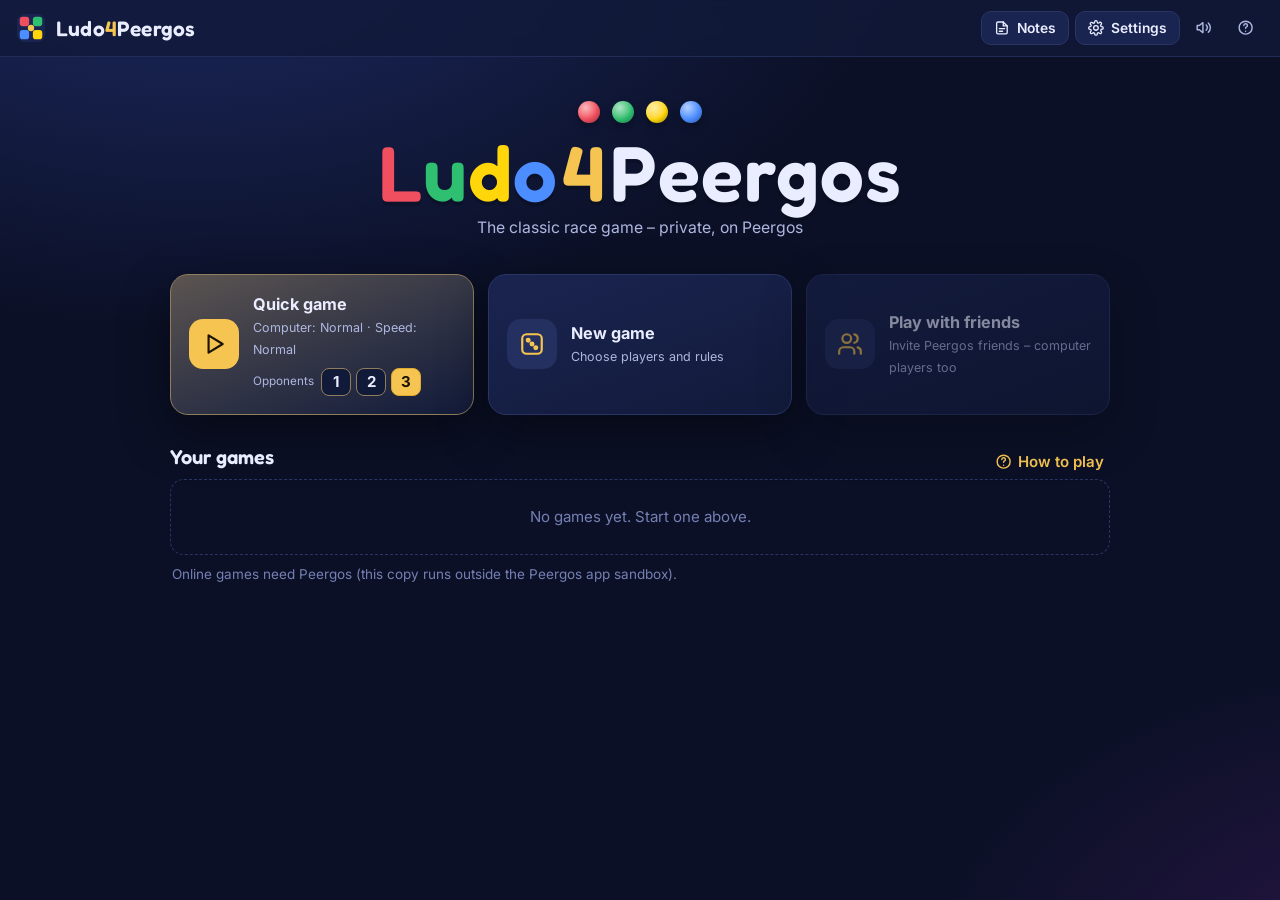
<file: assets/index.html>
<!doctype html>
<html lang="en" data-theme="midnight">
<head>
  <meta charset="utf-8">
  <meta name="color-scheme" content="dark light">
  <meta name="viewport" content="width=device-width, initial-scale=1, viewport-fit=cover">
  <title>Ludo4Peergos</title>
  <link rel="icon" href="icon.png">
  <link rel="stylesheet" href="css/fonts.css">
  <link rel="stylesheet" href="css/app.css">
  <link rel="stylesheet" href="usernotes/usernotes.css">
</head>
<body>
  <div id="app" class="app"><div class="boot">Ludo4Peergos</div></div>
  <script src="js/version.js"></script>
  <script src="js/i18n.js"></script>
  <script src="js/rules.js"></script>
  <script src="js/ai.js"></script>
  <script src="js/protocol.js"></script>
  <script src="js/storage.js"></script>
  <script src="js/net.js"></script>
  <script src="js/sound.js"></script>
  <script src="js/ui.js"></script>
  <script src="js/board.js"></script>
  <script src="usernotes/usernotes-core.js"></script>
  <script src="usernotes/usernotes-ui.js"></script>
  <script src="js/app.js"></script>
</body>
</html>
</file>
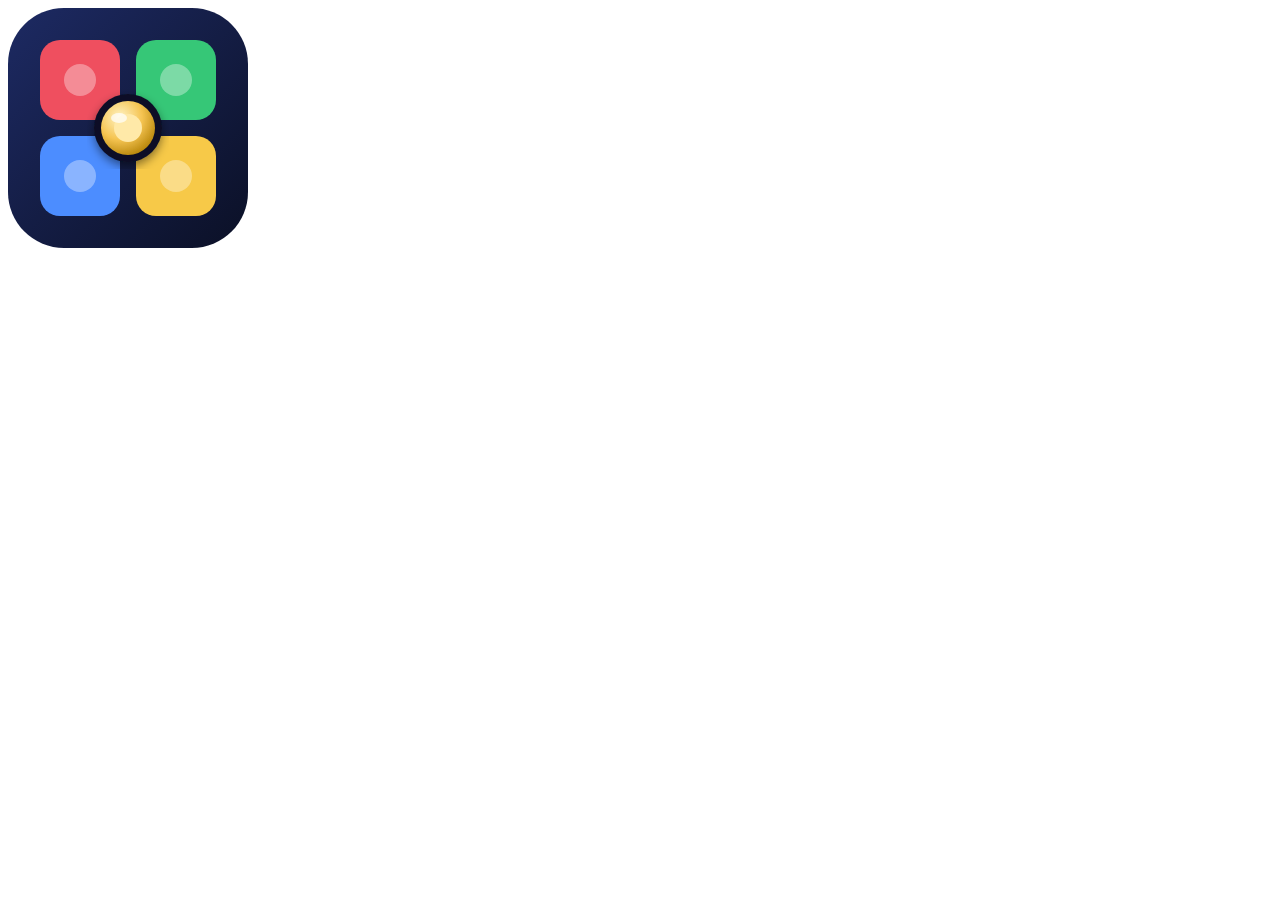
<file: tools/icon.html>
<!doctype html><html><body style="margin:0;background:transparent">
<svg id="i" xmlns="http://www.w3.org/2000/svg" width="256" height="256" viewBox="0 0 256 256">
 <defs>
  <linearGradient id="bg" x1="0" y1="0" x2="1" y2="1"><stop offset="0" stop-color="#1d2a63"/><stop offset="1" stop-color="#0b1026"/></linearGradient>
  <radialGradient id="t" cx="35%" cy="30%" r="75%"><stop offset="0" stop-color="#fff3c4"/><stop offset=".55" stop-color="#f5c451"/><stop offset="1" stop-color="#b8860b"/></radialGradient>
  <filter id="s"><feDropShadow dx="0" dy="4" stdDeviation="5" flood-opacity=".45"/></filter>
 </defs>
 <rect x="8" y="8" width="240" height="240" rx="56" fill="url(#bg)"/>
 <rect x="40" y="40" width="80" height="80" rx="20" fill="#ef4f5f"/>
 <rect x="136" y="40" width="80" height="80" rx="20" fill="#36c777"/>
 <rect x="136" y="136" width="80" height="80" rx="20" fill="#f7c948"/>
 <rect x="40" y="136" width="80" height="80" rx="20" fill="#4c8dff"/>
 <g fill="rgba(255,255,255,.35)"><circle cx="80" cy="80" r="16"/><circle cx="176" cy="80" r="16"/><circle cx="176" cy="176" r="16"/><circle cx="80" cy="176" r="16"/></g>
 <g filter="url(#s)"><circle cx="128" cy="128" r="34" fill="#0b1026"/><circle cx="128" cy="128" r="27" fill="url(#t)"/><circle cx="128" cy="128" r="14" fill="#ffe9a8"/><ellipse cx="119" cy="118" rx="8" ry="5" fill="rgba(255,255,255,.7)"/></g>
</svg></body></html>
</file>
<file: assets/css/fonts.css>
/* Bundled fonts (SIL Open Font License, see fonts/*-OFL.txt). The Peergos sandbox allows only the app's own files. */
@font-face { font-family: 'Inter'; font-style: normal; font-display: swap; font-weight: 400; src: url(../fonts/inter-latin-400-normal.woff2) format('woff2'); unicode-range: U+0000-00FF,U+0131,U+0152-0153,U+02BB-02BC,U+02C6,U+02DA,U+02DC,U+0304,U+0308,U+0329,U+2000-206F,U+20AC,U+2122,U+2191,U+2193,U+2212,U+2215,U+FEFF,U+FFFD; }
@font-face { font-family: 'Inter'; font-style: normal; font-display: swap; font-weight: 400; src: url(../fonts/inter-latin-ext-400-normal.woff2) format('woff2'); unicode-range: U+0100-02BA,U+02BD-02C5,U+02C7-02CC,U+02CE-02D7,U+02DD-02FF,U+0304,U+0308,U+0329,U+1D00-1DBF,U+1E00-1E9F,U+1EF2-1EFF,U+2020,U+20A0-20AB,U+20AD-20C0,U+2113,U+2C60-2C7F,U+A720-A7FF; }
@font-face { font-family: 'Inter'; font-style: normal; font-display: swap; font-weight: 600; src: url(../fonts/inter-latin-600-normal.woff2) format('woff2'); unicode-range: U+0000-00FF,U+0131,U+0152-0153,U+02BB-02BC,U+02C6,U+02DA,U+02DC,U+0304,U+0308,U+0329,U+2000-206F,U+20AC,U+2122,U+2191,U+2193,U+2212,U+2215,U+FEFF,U+FFFD; }
@font-face { font-family: 'Inter'; font-style: normal; font-display: swap; font-weight: 600; src: url(../fonts/inter-latin-ext-600-normal.woff2) format('woff2'); unicode-range: U+0100-02BA,U+02BD-02C5,U+02C7-02CC,U+02CE-02D7,U+02DD-02FF,U+0304,U+0308,U+0329,U+1D00-1DBF,U+1E00-1E9F,U+1EF2-1EFF,U+2020,U+20A0-20AB,U+20AD-20C0,U+2113,U+2C60-2C7F,U+A720-A7FF; }
@font-face { font-family: 'Inter'; font-style: normal; font-display: swap; font-weight: 700; src: url(../fonts/inter-latin-700-normal.woff2) format('woff2'); unicode-range: U+0000-00FF,U+0131,U+0152-0153,U+02BB-02BC,U+02C6,U+02DA,U+02DC,U+0304,U+0308,U+0329,U+2000-206F,U+20AC,U+2122,U+2191,U+2193,U+2212,U+2215,U+FEFF,U+FFFD; }
@font-face { font-family: 'Inter'; font-style: normal; font-display: swap; font-weight: 700; src: url(../fonts/inter-latin-ext-700-normal.woff2) format('woff2'); unicode-range: U+0100-02BA,U+02BD-02C5,U+02C7-02CC,U+02CE-02D7,U+02DD-02FF,U+0304,U+0308,U+0329,U+1D00-1DBF,U+1E00-1E9F,U+1EF2-1EFF,U+2020,U+20A0-20AB,U+20AD-20C0,U+2113,U+2C60-2C7F,U+A720-A7FF; }
@font-face { font-family: 'Fredoka'; font-style: normal; font-display: swap; font-weight: 600; src: url(../fonts/fredoka-latin-600-normal.woff2) format('woff2'); unicode-range: U+0000-00FF,U+0131,U+0152-0153,U+02BB-02BC,U+02C6,U+02DA,U+02DC,U+0304,U+0308,U+0329,U+2000-206F,U+20AC,U+2122,U+2191,U+2193,U+2212,U+2215,U+FEFF,U+FFFD; }
@font-face { font-family: 'Fredoka'; font-style: normal; font-display: swap; font-weight: 600; src: url(../fonts/fredoka-latin-ext-600-normal.woff2) format('woff2'); unicode-range: U+0100-02BA,U+02BD-02C5,U+02C7-02CC,U+02CE-02D7,U+02DD-02FF,U+0304,U+0308,U+0329,U+1D00-1DBF,U+1E00-1E9F,U+1EF2-1EFF,U+2020,U+20A0-20AB,U+20AD-20C0,U+2113,U+2C60-2C7F,U+A720-A7FF; }
</file>
<file: assets/css/app.css>
/* Ludo4Peergos – layout, components and colour themes.
   Theme variables: page (--bg …), panels (--bg2/3/4), text (--fg/2/3), lines, accent (--acc/--acc2/--on-acc),
   board (--board*, --cell*, --yard-inner, --hole, --star) and the four player colours (--pN, --pN-hi, --pN-lo).
   The User notes module reads the same names. */

/* ─────────────── themes ─────────────── */
:root, [data-theme="midnight"] {
  --bg: #0b1026; --bg-img: radial-gradient(1200px 700px at 15% -10%, #1d2a63 0%, transparent 60%), radial-gradient(900px 600px at 110% 110%, #2a1647 0%, transparent 55%);
  --bg2: #121a3a; --bg3: #1a2450; --bg4: #24305f; --line: #2a3566; --row-line: #1e2850;
  --fg: #e9edff; --fg2: #aeb7e0; --fg3: #7480b3;
  --acc: #f5c451; --acc2: #e0a92b; --on-acc: #1b1405; --sel-bg: #1f2b5c;
  --ok: #4fd18b; --bad: #ff6b6b; --warn: #ffc857;
  --board-frame: #2a1f10; --board: #f4ecdc; --cell: #fffaf0; --cell-line: #d9cdb4; --yard-inner: #fffaf0; --hole: #efe5d1; --star: #c9b98f; --center-dot: #fffaf0;
  --shadow: 0 18px 50px rgba(0,0,0,.45);
  --p0: #ef4f5f; --p0-hi: #ff8a95; --p0-lo: #a8202f;
  --p1: #2fbf71; --p1-hi: #7ff0ae; --p1-lo: #167a43;
  --p2: #ffd60a; --p2-hi: #fff3a3; --p2-lo: #e8a800;
  --p3: #4c8dff; --p3-hi: #8db6ff; --p3-lo: #1f4fb0;
  color-scheme: dark;
}
[data-theme="obsidian"] {
  --bg: #07080a; --bg-img: radial-gradient(900px 600px at 80% -10%, #10303a 0%, transparent 60%), radial-gradient(800px 600px at -10% 110%, #2a0f22 0%, transparent 55%);
  --bg2: #101216; --bg3: #171a20; --bg4: #20242c; --line: #262b35; --row-line: #1b1f26;
  --fg: #eef2f6; --fg2: #a7b0bd; --fg3: #6c7584;
  --acc: #38e1ff; --acc2: #12b5d6; --on-acc: #001018; --sel-bg: #0f2a33;
  --board-frame: #000; --board: #15181e; --cell: #1f242c; --cell-line: #2c323d; --yard-inner: #12151a; --hole: #1d2129; --star: #3d4552; --center-dot: #0b0d10;
  --p0: #ff4d6d; --p0-hi: #ff8fa3; --p0-lo: #b3133a;
  --p1: #20d68f; --p1-hi: #8bffd0; --p1-lo: #0d8a5a;
  --p2: #ffe11a; --p2-hi: #fff59a; --p2-lo: #e6b800;
  --p3: #4d7cff; --p3-hi: #94afff; --p3-lo: #1f3fb3;
}
[data-theme="aurora"] {
  --bg: #071820; --bg-img: radial-gradient(1000px 600px at 10% -10%, #0f4a4a 0%, transparent 60%), radial-gradient(900px 700px at 100% 0%, #2d1b5a 0%, transparent 55%), radial-gradient(700px 500px at 50% 120%, #0d3b2d 0%, transparent 60%);
  --bg2: #0d2230; --bg3: #123040; --bg4: #19404f; --line: #1e4252; --row-line: #15323f;
  --fg: #e6fbff; --fg2: #9fd3d6; --fg3: #6a9ca3;
  --acc: #6ff2c4; --acc2: #34c99a; --on-acc: #03241a; --sel-bg: #123c44;
  --board-frame: #061017; --board: #0f2a35; --cell: #e9f7f4; --cell-line: #b9d8d3; --yard-inner: #e9f7f4; --hole: #d2ece7; --star: #8fc7bd; --center-dot: #e9f7f4;
  --p0: #ff6b8b; --p0-hi: #ffa3b8; --p0-lo: #c02c52;
  --p1: #3fd98a; --p1-hi: #a5f7cb; --p1-lo: #1d9a5d;
  --p2: #ffe14d; --p2-hi: #fff4b0; --p2-lo: #e8b31a;
  --p3: #6aa8ff; --p3-hi: #a9ccff; --p3-lo: #2d64c4;
}
[data-theme="ember"] {
  --bg: #120c09; --bg-img: radial-gradient(1000px 600px at 90% -20%, #4a1d0a 0%, transparent 60%), radial-gradient(800px 600px at -10% 120%, #3a1410 0%, transparent 55%);
  --bg2: #1c1410; --bg3: #261b15; --bg4: #33241c; --line: #3b2a20; --row-line: #2a1e17;
  --fg: #fbeee4; --fg2: #d2b4a0; --fg3: #9a7c68;
  --acc: #ff9a3c; --acc2: #e4741a; --on-acc: #2a1200; --sel-bg: #3a2414;
  --board-frame: #0d0705; --board: #2b1d15; --cell: #f6e7d6; --cell-line: #d8bea3; --yard-inner: #f6e7d6; --hole: #ead2b8; --star: #c79c74; --center-dot: #f6e7d6;
  --p0: #e8473c; --p0-hi: #ff8a7f; --p0-lo: #9c1f17;
  --p1: #5fb84a; --p1-hi: #a8e08f; --p1-lo: #3a7f23;
  --p2: #ffd21f; --p2-hi: #ffeea0; --p2-lo: #e0a400;
  --p3: #4f8fd6; --p3-hi: #91bcf0; --p3-lo: #23599a;
}
[data-theme="forest"] {
  --bg: #0b130e; --bg-img: radial-gradient(1000px 600px at 0% -10%, #1f3d22 0%, transparent 60%), radial-gradient(800px 600px at 110% 110%, #2d3510 0%, transparent 55%);
  --bg2: #121d16; --bg3: #19281e; --bg4: #213428; --line: #27392c; --row-line: #1a2a1f;
  --fg: #eaf5e8; --fg2: #b1c9ae; --fg3: #7a937a;
  --acc: #c6e86b; --acc2: #9fc93f; --on-acc: #152000; --sel-bg: #22361f;
  --board-frame: #08100a; --board: #1c2d20; --cell: #f2f0dc; --cell-line: #cfccab; --yard-inner: #f2f0dc; --hole: #e2dfc0; --star: #a9a676; --center-dot: #f2f0dc;
  --p0: #e5544b; --p0-hi: #ff9189; --p0-lo: #a1241c;
  --p1: #3fbf74; --p1-hi: #93ecb1; --p1-lo: #217a44;
  --p2: #ffd83d; --p2-hi: #fff1a8; --p2-lo: #e3ac10;
  --p3: #4c9ad8; --p3-hi: #91c6f0; --p3-lo: #1f5f99;
}
[data-theme="ocean"] {
  --bg: #04121f; --bg-img: radial-gradient(1100px 650px at 50% -20%, #0b3a63 0%, transparent 60%), radial-gradient(900px 600px at 100% 120%, #062f4a 0%, transparent 55%);
  --bg2: #0a1d2e; --bg3: #0f2a40; --bg4: #163854; --line: #19405f; --row-line: #112e45;
  --fg: #e5f4ff; --fg2: #9cc3df; --fg3: #6589a6;
  --acc: #4fd1e8; --acc2: #22a9c4; --on-acc: #001a22; --sel-bg: #0f3550;
  --board-frame: #020a12; --board: #0d2c45; --cell: #eaf6fb; --cell-line: #b7d6e4; --yard-inner: #eaf6fb; --hole: #d3e9f2; --star: #8bb8cc; --center-dot: #eaf6fb;
  --p0: #ff6670; --p0-hi: #ffa3a9; --p0-lo: #c22c37;
  --p1: #2fcf98; --p1-hi: #8ef0cf; --p1-lo: #138a64;
  --p2: #ffdc3b; --p2-hi: #fff2a6; --p2-lo: #e8b014;
  --p3: #3d8bff; --p3-hi: #8ab9ff; --p3-lo: #1650b8;
}
[data-theme="velvet"] {
  --bg: #12091a; --bg-img: radial-gradient(1000px 600px at 100% -10%, #4a1645 0%, transparent 60%), radial-gradient(900px 650px at -10% 110%, #24145a 0%, transparent 55%);
  --bg2: #1b1024; --bg3: #251731; --bg4: #301e3f; --line: #3a2549; --row-line: #2a1a36;
  --fg: #f8eaff; --fg2: #cfb2de; --fg3: #9478a6;
  --acc: #ff7ac6; --acc2: #e24fa6; --on-acc: #2a0019; --sel-bg: #3a1c45;
  --board-frame: #0b050f; --board: #2a1636; --cell: #fbf0f7; --cell-line: #ddc4d6; --yard-inner: #fbf0f7; --hole: #f0dbe9; --star: #c9a2bd; --center-dot: #fbf0f7;
  --p0: #ff5470; --p0-hi: #ff98aa; --p0-lo: #b81d3b;
  --p1: #45cc84; --p1-hi: #98eebe; --p1-lo: #1d8a51;
  --p2: #ffdd3c; --p2-hi: #fff1a8; --p2-lo: #e6b012;
  --p3: #7b8cff; --p3-hi: #b4beff; --p3-lo: #3c4cc4;
}
[data-theme="nord"] {
  --bg: #242933; --bg-img: radial-gradient(1000px 600px at 20% -20%, #3b4252 0%, transparent 60%);
  --bg2: #2e3440; --bg3: #3b4252; --bg4: #434c5e; --line: #4c566a; --row-line: #3b4252;
  --fg: #eceff4; --fg2: #d8dee9; --fg3: #9aa5b8;
  --acc: #88c0d0; --acc2: #5e81ac; --on-acc: #1d2330; --sel-bg: #3b4a5e;
  --board-frame: #1d2129; --board: #3b4252; --cell: #eceff4; --cell-line: #c9d0dc; --yard-inner: #eceff4; --hole: #dde2ea; --star: #a3adbf; --center-dot: #eceff4;
  --p0: #bf616a; --p0-hi: #e09aa1; --p0-lo: #8a3a42;
  --p1: #7fb87a; --p1-hi: #b6dcae; --p1-lo: #4f8a4a;
  --p2: #f5d36b; --p2-hi: #fbe9b0; --p2-lo: #d9ad3a;
  --p3: #81a1c1; --p3-hi: #b4c8dc; --p3-lo: #4f6f8f;
}
[data-theme="graphite"] {
  --bg: #121315; --bg-img: radial-gradient(1000px 600px at 50% -20%, #26282d 0%, transparent 60%);
  --bg2: #1a1b1e; --bg3: #222428; --bg4: #2b2e33; --line: #33363c; --row-line: #26282d;
  --fg: #ececee; --fg2: #b4b6bc; --fg3: #7c7f87;
  --acc: #8ab4ff; --acc2: #5a8ee0; --on-acc: #0a1630; --sel-bg: #263247;
  --board-frame: #0a0a0b; --board: #26282c; --cell: #f2f2f0; --cell-line: #cfcfcb; --yard-inner: #f2f2f0; --hole: #e2e2de; --star: #a9a9a3; --center-dot: #f2f2f0;
  --p0: #e05a5a; --p0-hi: #f39a9a; --p0-lo: #9c2b2b;
  --p1: #47b36f; --p1-hi: #96dcae; --p1-lo: #2c7a48;
  --p2: #ffd43b; --p2-hi: #fff0a8; --p2-lo: #e0a812;
  --p3: #5a8ee0; --p3-hi: #9bbcf0; --p3-lo: #2c5aa6;
}
[data-theme="neon"] {
  --bg: #07030f; --bg-img: radial-gradient(900px 600px at 0% 0%, #3a0a52 0%, transparent 60%), radial-gradient(900px 600px at 100% 100%, #062a4a 0%, transparent 60%);
  --bg2: #110a1f; --bg3: #19102c; --bg4: #22163b; --line: #3a1f5c; --row-line: #24153a;
  --fg: #f6eaff; --fg2: #c7a8e8; --fg3: #8a6fae;
  --acc: #ff2bd6; --acc2: #d10fb0; --on-acc: #fff; --sel-bg: #2e1047;
  --board-frame: #000; --board: #0e0819; --cell: #170f28; --cell-line: #3a2560; --yard-inner: #0c0716; --hole: #1a1030; --star: #5d3f8a; --center-dot: #07030f;
  --p0: #ff3864; --p0-hi: #ff8fa8; --p0-lo: #b0002c;
  --p1: #00e09a; --p1-hi: #8fffd6; --p1-lo: #00a067;
  --p2: #ffe500; --p2-hi: #fff58a; --p2-lo: #f0b800;
  --p3: #00c2ff; --p3-hi: #8fe3ff; --p3-lo: #0079a8;
}
[data-theme="classic"] {
  --bg: #efe6d4; --bg-img: radial-gradient(1000px 600px at 20% -20%, #fff7e6 0%, transparent 60%), radial-gradient(800px 600px at 110% 110%, #e2d3b5 0%, transparent 55%);
  --bg2: #fbf6ec; --bg3: #f1e8d6; --bg4: #e6dac2; --line: #d7c8aa; --row-line: #eadfca;
  --fg: #2a2116; --fg2: #5e5141; --fg3: #8d7f6a;
  --acc: #b5282f; --acc2: #9a1f25; --on-acc: #fff; --sel-bg: #f2dccf;
  --board-frame: #5b3a1e; --board: #fffaf0; --cell: #ffffff; --cell-line: #d8ccb2; --yard-inner: #ffffff; --hole: #f3ece0; --star: #b9a885; --center-dot: #fff;
  --shadow: 0 14px 40px rgba(60,40,10,.22);
  --p0: #d62f3a; --p0-hi: #ff7680; --p0-lo: #8f121b;
  --p1: #1a9a4c; --p1-hi: #64d48f; --p1-lo: #0d5c2c;
  --p2: #ffcc00; --p2-hi: #ffe680; --p2-lo: #e09e00;
  --p3: #1f6fd1; --p3-hi: #6fa7f0; --p3-lo: #0d3f85;
  color-scheme: light;
}
[data-theme="sand"] {
  --bg: #ece2cf; --bg-img: radial-gradient(1000px 600px at 80% -20%, #f8efdc 0%, transparent 60%);
  --bg2: #f7f0e2; --bg3: #ede3d0; --bg4: #e1d4bc; --line: #d3c3a5; --row-line: #e6dbc6;
  --fg: #33281b; --fg2: #66553f; --fg3: #958168;
  --acc: #8a5a2b; --acc2: #6f4620; --on-acc: #fff; --sel-bg: #ecd9bf;
  --board-frame: #6b4a2a; --board: #f8f1e3; --cell: #fffdf8; --cell-line: #dccbad; --yard-inner: #fffdf8; --hole: #f1e7d5; --star: #bba57f; --center-dot: #fffdf8;
  --shadow: 0 14px 40px rgba(70,50,20,.22);
  --p0: #c8473f; --p0-hi: #f08880; --p0-lo: #85211b;
  --p1: #3f9655; --p1-hi: #8fcb9b; --p1-lo: #2c6339;
  --p2: #f5c400; --p2-hi: #ffe27a; --p2-lo: #c99200;
  --p3: #3f78b5; --p3-hi: #85afe0; --p3-lo: #1f4a7a;
  color-scheme: light;
}

/* ─────────────── base ─────────────── */
* { box-sizing: border-box; }
html, body { margin: 0; height: 100%; }
body {
  background: var(--bg); background-image: var(--bg-img); background-attachment: fixed;
  color: var(--fg); font: 15px/1.45 Inter, system-ui, -apple-system, 'Segoe UI', Roboto, sans-serif;
  -webkit-font-smoothing: antialiased; overflow: hidden;
}
button { font: inherit; color: inherit; }
.boot { display: grid; place-items: center; height: 100vh; font: 600 28px Fredoka, Inter, sans-serif; color: var(--fg3); }
.app { display: flex; flex-direction: column; height: 100vh; }
.ico { width: 1.15em; height: 1.15em; fill: none; stroke: currentColor; stroke-width: 2; stroke-linecap: round; stroke-linejoin: round; flex: none; }
.muted { color: var(--fg3); } .small { font-size: .88em; } .pad { padding: 10px 14px; }
.hint { color: var(--fg3); font-size: .9em; margin: 10px 2px 0; }
.hint.center { text-align: center; }
[hidden] { display: none !important; }
:focus-visible { outline: 2px solid var(--acc); outline-offset: 2px; }

/* ─────────────── top bar ─────────────── */
.topbar { display: flex; align-items: center; gap: 14px; padding: 10px 16px; border-bottom: 1px solid color-mix(in srgb, var(--line) 70%, transparent); background: color-mix(in srgb, var(--bg2) 82%, transparent); backdrop-filter: blur(10px); z-index: 5; }
.brand { display: flex; align-items: center; gap: 10px; cursor: pointer; user-select: none; }
.brand-mark svg { width: 30px; height: 30px; display: block; }
.brand-name { font: 600 21px/1 Fredoka, Inter, sans-serif; letter-spacing: .2px; }
.brand-name b { color: var(--acc); font-weight: 600; }
.brand-name.big { font-size: 34px; }
.top-title { flex: 1; min-width: 0; text-align: center; color: var(--fg2); font-weight: 600; white-space: nowrap; overflow: hidden; text-overflow: ellipsis; }
.top-actions { display: flex; align-items: center; gap: 6px; }
.framed-btn { display: inline-flex; align-items: center; gap: 7px; padding: 6px 12px; border: 1px solid var(--line); border-radius: 10px; background: var(--bg3); cursor: pointer; font-weight: 600; font-size: .92em; transition: border-color .15s, background .15s; }
.framed-btn:hover { border-color: var(--acc); background: var(--bg4); }
.icon-btn { display: inline-grid; place-items: center; width: 36px; height: 36px; border: 1px solid transparent; border-radius: 10px; background: transparent; cursor: pointer; color: var(--fg2); transition: background .15s, color .15s; }
.icon-btn:hover { background: var(--bg3); color: var(--fg); border-color: var(--line); }
.icon-btn.small { width: 30px; height: 30px; border-radius: 8px; }
.link-btn { display: inline-flex; align-items: center; gap: 6px; background: none; border: 0; color: var(--acc); cursor: pointer; font-weight: 600; }

/* ─────────────── buttons, inputs ─────────────── */
.btn { display: inline-flex; align-items: center; justify-content: center; gap: 8px; padding: 9px 16px; border-radius: 11px; border: 1px solid var(--line); background: var(--bg3); cursor: pointer; font-weight: 600; transition: transform .08s, background .15s, border-color .15s; }
.btn:hover { border-color: var(--acc); background: var(--bg4); }
.btn:active { transform: translateY(1px); }
.btn.primary { background: linear-gradient(180deg, color-mix(in srgb, var(--acc) 92%, #fff), var(--acc2)); border-color: var(--acc2); color: var(--on-acc); box-shadow: 0 6px 18px color-mix(in srgb, var(--acc) 30%, transparent); }
.btn.primary:hover { filter: brightness(1.06); }
.btn.danger, .btn.primary.danger { background: color-mix(in srgb, var(--bad) 85%, #000); border-color: var(--bad); color: #fff; box-shadow: none; }
.btn.ghost { background: transparent; }
.btn.small { padding: 6px 11px; font-size: .9em; border-radius: 9px; }
.btn.big { padding: 12px 20px; font-size: 1.04em; }
.btn:disabled { opacity: .45; cursor: not-allowed; }
.text-in { background: var(--bg); border: 1px solid var(--line); color: var(--fg); border-radius: 9px; padding: 7px 10px; font: inherit; outline: none; min-width: 0; }
.text-in:focus { border-color: var(--acc); }
.seg { display: inline-flex; flex-wrap: wrap; border: 1px solid var(--line); border-radius: 11px; overflow: hidden; background: var(--bg); }
.seg-btn { display: inline-flex; align-items: center; gap: 6px; border: 0; background: transparent; padding: 7px 12px; cursor: pointer; color: var(--fg2); font-weight: 600; font-size: .9em; border-right: 1px solid var(--line); }
.seg-btn:last-child { border-right: 0; }
.seg-btn:hover { background: var(--bg3); color: var(--fg); }
.seg-btn.on { background: var(--acc); color: var(--on-acc); }
.seg.small .seg-btn { padding: 5px 10px; font-size: .85em; }
.switch { position: relative; width: 42px; height: 24px; flex: none; display: inline-block; }
.switch input { opacity: 0; width: 0; height: 0; position: absolute; }
.switch .slider { position: absolute; inset: 0; border-radius: 99px; background: var(--bg4); border: 1px solid var(--line); transition: background .15s; cursor: pointer; }
.switch .slider::after { content: ''; position: absolute; top: 2px; left: 2px; width: 18px; height: 18px; border-radius: 50%; background: var(--fg2); transition: transform .18s, background .15s; }
.switch input:checked + .slider { background: var(--acc); border-color: var(--acc2); }
.switch input:checked + .slider::after { transform: translateX(18px); background: var(--on-acc); }
.switch input:focus-visible + .slider { outline: 2px solid var(--acc); outline-offset: 2px; }
.range { width: 100%; accent-color: var(--acc); }
.chip { display: inline-block; width: 16px; height: 16px; border-radius: 50%; box-shadow: inset 0 -2px 0 rgba(0,0,0,.25), 0 0 0 2px color-mix(in srgb, var(--fg) 12%, transparent); vertical-align: middle; }
.chip.sm { width: 13px; height: 13px; }
.badge { display: inline-flex; align-items: center; gap: 3px; font-size: .72em; font-weight: 700; text-transform: uppercase; letter-spacing: .4px; padding: 1px 6px; border-radius: 6px; background: var(--bg4); color: var(--fg2); margin-left: 6px; vertical-align: middle; }
.badge .ico { width: 12px; height: 12px; }
.badge.warn { background: color-mix(in srgb, var(--warn) 22%, transparent); color: var(--warn); }

/* ─────────────── screens ─────────────── */
.screen { flex: 1; min-height: 0; overflow: auto; }
.home-inner { max-width: 980px; margin: 0 auto; padding: 26px 20px 40px; }
.hero { text-align: center; padding: 18px 0 8px; position: relative; }
.hero-title { font: 600 clamp(44px, 8vw, 78px)/1 Fredoka, Inter, sans-serif; margin: 6px 0 6px; letter-spacing: 1px; text-shadow: 0 4px 0 rgba(0,0,0,.18); }
.hero-title span { display: inline-block; animation: bob 3.2s ease-in-out infinite; }
.hero-title span:nth-child(2) { animation-delay: .15s; } .hero-title span:nth-child(3) { animation-delay: .3s; } .hero-title span:nth-child(4) { animation-delay: .45s; }
.hero-4 { color: var(--acc); margin: 0 4px; animation: none !important; }
.hero-sub { color: var(--fg2); margin: 0; font-size: 1.05em; }
.hero-tokens { display: flex; justify-content: center; gap: 12px; height: 26px; }
.hero-tok { width: 22px; height: 22px; border-radius: 50%; background: radial-gradient(circle at 35% 30%, color-mix(in srgb, var(--c) 40%, #fff), var(--c) 55%, color-mix(in srgb, var(--c) 60%, #000)); box-shadow: 0 4px 8px rgba(0,0,0,.3); animation: hop 1.8s ease-in-out infinite; animation-delay: var(--d); }
@keyframes hop { 0%, 60%, 100% { transform: translateY(0); } 30% { transform: translateY(-8px); } }
@keyframes bob { 0%, 100% { transform: translateY(0); } 50% { transform: translateY(-3px); } }
[data-anim="instant"] .hero-title span, [data-anim="instant"] .hero-tok { animation: none; }
.actions { display: grid; grid-template-columns: repeat(3, 1fr); gap: 14px; margin: 26px 0 30px; }
.action-card { display: flex; align-items: center; gap: 14px; text-align: left; padding: 18px; border-radius: 18px; border: 1px solid var(--line); background: linear-gradient(160deg, var(--bg3), var(--bg2)); cursor: pointer; box-shadow: var(--shadow); transition: transform .15s, border-color .15s; }
.action-card:hover { transform: translateY(-2px); border-color: var(--acc); }
.action-card.primary { background: linear-gradient(160deg, color-mix(in srgb, var(--acc) 30%, var(--bg3)), var(--bg2)); border-color: color-mix(in srgb, var(--acc) 50%, var(--line)); }
.action-card.disabled { opacity: .55; }
.ac-icon { display: grid; place-items: center; width: 50px; height: 50px; border-radius: 14px; background: var(--acc); color: var(--on-acc); flex: none; }
.ac-icon .ico { width: 26px; height: 26px; }
.action-card:not(.primary) .ac-icon { background: var(--bg4); color: var(--acc); }
.ac-text b { display: block; font-size: 1.08em; }
.ac-text small { color: var(--fg2); }
.section-head { display: flex; align-items: center; justify-content: space-between; }
.section-head h2 { font: 600 20px Fredoka, Inter, sans-serif; margin: 0 0 10px; }
.games-list { display: grid; gap: 8px; }
.game-card { display: flex; align-items: center; gap: 12px; padding: 12px 14px; border-radius: 14px; background: var(--bg2); border: 1px solid var(--line); cursor: pointer; transition: border-color .15s, background .15s; }
.game-card:hover { border-color: var(--acc); background: var(--bg3); }
.gc-kind { display: grid; place-items: center; width: 36px; height: 36px; border-radius: 10px; background: var(--bg4); color: var(--fg2); flex: none; }
.game-card.online .gc-kind { color: var(--acc); }
.gc-main { flex: 1; min-width: 0; }
.gc-main b { display: block; white-space: nowrap; overflow: hidden; text-overflow: ellipsis; }
.gc-main small { color: var(--fg2); display: inline-flex; align-items: center; gap: 4px; flex-wrap: wrap; }
.dots { display: inline-flex; gap: 3px; margin-right: 4px; }
.dot { width: 10px; height: 10px; border-radius: 50%; display: inline-block; }
.gc-title { display: flex; align-items: baseline; gap: 10px; flex-wrap: wrap; }
.gc-title small { color: var(--fg2); }
.sum { display: grid; gap: 4px; margin-top: 4px; font-size: .84em; }
.sum-players { display: flex; flex-wrap: wrap; gap: 4px 12px; }
.sum-p { display: inline-flex; align-items: center; gap: 5px; color: var(--fg); }
.sum-p.me { font-weight: 700; }
.sum-w { color: var(--acc); font-weight: 700; margin-left: 2px; }
.sum-meta { display: flex; flex-wrap: wrap; gap: 4px; color: var(--fg2); }
.sum-meta span { background: var(--bg3); border: 1px solid var(--line); border-radius: 6px; padding: 0 6px; white-space: nowrap; }
.sum.compact { font-size: .82em; }
.quick-pick { display: flex; align-items: center; gap: 5px; margin-top: 8px; }
.qp-label { font-size: .78em; color: var(--fg2); margin-right: 2px; }
.qp-btn { width: 30px; height: 28px; border-radius: 8px; border: 1px solid color-mix(in srgb, var(--acc) 50%, var(--line)); background: var(--bg2); font-weight: 700; cursor: pointer; }
.qp-btn:hover { border-color: var(--acc); }
.qp-btn.on { background: var(--acc); color: var(--on-acc); border-color: var(--acc2); }
.lock-note { display: flex; gap: 8px; align-items: flex-start; font-size: .86em; color: var(--warn); margin: 8px 0 0; }
.lock-note .ico { margin-top: 2px; }
.sub-head { margin: 0; font-size: .95em; }
.seg.ro .seg-btn:not(.on) { opacity: .45; }
.seg-btn:disabled { cursor: not-allowed; }
.rules.read-only .switch .slider { cursor: not-allowed; opacity: .7; }
.toggle-row.disabled { opacity: .6; cursor: not-allowed; }
.toggle-row small { display: block; color: var(--fg3); font-size: .85em; margin-top: 2px; max-width: 520px; }
.first-row .gap { width: 16px; }
.rules-details summary small { font-weight: 400; }
.empty { padding: 26px; text-align: center; color: var(--fg3); border: 1px dashed var(--line); border-radius: 14px; }

/* ─────────────── game ─────────────── */
.screen.game { overflow: hidden; }
.game-layout { display: grid; grid-template-columns: 320px minmax(0, 1fr) 300px; grid-template-areas: "left board chat"; gap: 16px; height: 100%; padding: 14px; }
.game-layout.no-chat { grid-template-columns: 320px minmax(0, 1fr); grid-template-areas: "left board"; }
.side-left { grid-area: left; }
.side-right { grid-area: chat; }
.board-wrap { grid-area: board; min-width: 0; min-height: 0; display: grid; place-items: center; container-type: size; position: relative; }
.board { width: min(100cqw, 100cqh); aspect-ratio: 1; filter: drop-shadow(0 18px 30px rgba(0,0,0,.35)); }
.board-svg { width: 100%; height: 100%; display: block; overflow: visible; }
.b-frame { fill: var(--board-frame); }
.b-base { fill: var(--board); }
.b-yard { filter: url(#soft); }
.b-yard-glow { fill: none; stroke-width: 2.4; opacity: 0; }
.b-yard-glow.on { animation: yardglow 1.3s ease-in-out infinite; }
@keyframes yardglow { 0%, 100% { opacity: .95; stroke-width: 2.6; } 50% { opacity: .35; stroke-width: 1.2; } }
.turn-banner { position: absolute; left: 50%; top: 50%; transform: translate(-50%, -50%) scale(.8); display: flex; align-items: center; gap: 12px; padding: 12px 22px 12px 14px; border-radius: 99px; background: color-mix(in srgb, var(--bg2) 88%, transparent); border: 2px solid var(--c); box-shadow: 0 12px 40px rgba(0,0,0,.45), 0 0 0 6px color-mix(in srgb, var(--c) 25%, transparent); font: 600 clamp(18px, 2.6vw, 28px)/1.1 Fredoka, Inter, sans-serif; color: var(--fg); opacity: 0; pointer-events: none; transition: opacity .2s, transform .25s cubic-bezier(.3,1.6,.5,1); z-index: 4; white-space: nowrap; }
.turn-banner.show { opacity: 1; transform: translate(-50%, -50%) scale(1); }
.tb-token { width: 30px; height: 30px; border-radius: 50%; background: radial-gradient(circle at 35% 30%, color-mix(in srgb, var(--c) 45%, #fff), var(--c) 55%, color-mix(in srgb, var(--c) 55%, #000)); box-shadow: 0 3px 8px rgba(0,0,0,.35); flex: none; }
.b-yard-inner { fill: var(--yard-inner); }
.b-hole { fill: var(--hole); stroke-width: 1.2; stroke-opacity: .55; }
.b-cell { fill: var(--cell); stroke: var(--cell-line); stroke-width: .35; }
.b-start { stroke: none; }
.b-homecol { stroke: none; opacity: .92; }
.b-star { fill: var(--star); }
.b-arrow { fill: rgba(255,255,255,.85); }
.b-center { stroke: var(--board); stroke-width: .6; }
.b-center-dot { fill: var(--center-dot); }
.b-center-star { fill: var(--acc); }
.trail-dot { opacity: .55; }
.tok { cursor: default; transition: filter .15s; }
.tok-shadow { fill: rgba(0,0,0,.35); }
.tok-base { stroke-width: .5; }
.tok-shine { fill: rgba(255,255,255,.55); }
.tok-ring { fill: none; stroke: var(--acc); stroke-width: .9; opacity: 0; }
.tok-num { font: 700 3.4px Inter, sans-serif; text-anchor: middle; fill: rgba(0,0,0,.6); opacity: 0; pointer-events: none; }
[data-tokens="flat"] .tok-shine, [data-tokens="flat"] .tok-shadow { display: none; }
[data-tokens="flat"] .tok-base { fill: var(--pc, currentColor); }
[data-tokens="flat"] .tok[data-c="0"] .tok-base { fill: var(--p0); } [data-tokens="flat"] .tok[data-c="1"] .tok-base { fill: var(--p1); }
[data-tokens="flat"] .tok[data-c="2"] .tok-base { fill: var(--p2); } [data-tokens="flat"] .tok[data-c="3"] .tok-base { fill: var(--p3); }
[data-tokens="flat"] .tok-cap { fill: rgba(255,255,255,.28) !important; }
.tok.pickable { cursor: pointer; }
.tok.pickable .tok-num { opacity: 1; }
.tok.movable .tok-ring { opacity: 1; animation: pulse 1.1s ease-in-out infinite; }
.tok.pickable:hover .tok-inner, .tok.pickable:focus .tok-inner { transform: scale(1.12); }
.tok-inner { transition: transform .12s; }
.tok.moving .tok-inner { animation: hopstep .17s ease-out; }
@keyframes pulse { 0%, 100% { stroke-width: .7; opacity: .95; } 50% { stroke-width: 1.5; opacity: .45; } }
@keyframes hopstep { 50% { transform: translateY(-1.6px) scale(1.06); } }
.burst circle { animation: burst .8s ease-out forwards; }
@keyframes burst { from { transform: translate(0,0); opacity: 1; } to { transform: translate(var(--dx), var(--dy)); opacity: 0; } }

.side { display: flex; flex-direction: column; gap: 10px; min-height: 0; min-width: 0; overflow: auto; }
.side-right { overflow: hidden; }
.players { display: grid; gap: 6px; }
.player { display: flex; align-items: center; gap: 10px; padding: 9px 11px; border-radius: 13px; background: var(--bg2); border: 1px solid var(--line); transition: border-color .2s, box-shadow .2s, background .2s; }
.player.active { border-color: var(--c); box-shadow: 0 0 0 1px var(--c), 0 6px 22px color-mix(in srgb, var(--c) 28%, transparent); background: color-mix(in srgb, var(--c) 9%, var(--bg2)); }
.player.done { opacity: .75; }
.pl-token { width: 26px; height: 26px; border-radius: 50%; flex: none; background: radial-gradient(circle at 35% 30%, color-mix(in srgb, var(--c) 45%, #fff), var(--c) 55%, color-mix(in srgb, var(--c) 55%, #000)); box-shadow: 0 2px 5px rgba(0,0,0,.35); }
.player.active .pl-token { animation: hop 1.4s ease-in-out infinite; }
.pl-main { flex: 1; min-width: 0; display: flex; flex-direction: column; gap: 5px; }
.pl-name { font-weight: 600; white-space: nowrap; overflow: hidden; text-overflow: ellipsis; }
.pl-bar { height: 5px; border-radius: 4px; background: var(--bg4); overflow: hidden; }
.pl-bar i { display: block; height: 100%; background: var(--c); border-radius: 4px; transition: width .4s; }
.pl-side { flex: none; color: var(--fg2); font-size: .85em; font-weight: 600; display: flex; align-items: center; gap: 6px; }
.pl-wins { color: var(--acc); }
.player { position: relative; }
.pl-turn { position: absolute; left: -9px; top: 50%; transform: translateY(-50%); color: var(--c); font-size: 14px; animation: nudge 1s ease-in-out infinite; }
@keyframes nudge { 50% { transform: translate(3px, -50%); } }
.medal { display: inline-grid; place-items: center; width: 24px; height: 24px; border-radius: 50%; font-weight: 800; font-size: .85em; background: var(--bg4); color: var(--fg); }
.medal.m1 { background: linear-gradient(#ffe27a, #d9a520); color: #3a2800; }
.medal.m2 { background: linear-gradient(#f0f0f0, #a9b0b8); color: #22262b; }
.medal.m3 { background: linear-gradient(#f2b27a, #b0642a); color: #2c1400; }

.dice-area { display: flex; align-items: center; gap: 14px; padding: 14px; border-radius: 16px; background: var(--bg2); border: 1px solid var(--line); --c: var(--acc); transition: border-color .2s, box-shadow .2s; }
.dice-area.my-turn { border-color: var(--c); box-shadow: 0 0 0 1px var(--c), 0 10px 30px color-mix(in srgb, var(--c) 25%, transparent); }
.die-btn { background: none; border: 0; padding: 4px; cursor: pointer; border-radius: 14px; }
.status-box { flex: 1; min-width: 0; }
.status { font-weight: 700; font-size: 1.06em; }
.status-hint { color: var(--fg2); font-size: .88em; margin-top: 2px; }
.net-state { color: var(--fg3); font-size: .8em; margin-top: 4px; min-height: 1em; }
.net-state.bad { color: var(--bad); }

.die { --s: 62px; width: var(--s); height: var(--s); perspective: 500px; }
.cube { width: 100%; height: 100%; position: relative; transform-style: preserve-3d; }
/* 0.7.0: the die is always a bright white die (all themes); on dark themes it also gets a soft light halo so it stands out on a black background */
.die { --die-face: radial-gradient(circle at 30% 22%, #ffffff 0%, #ffffff 45%, #f4f6fa 100%); --die-shade: rgba(20,24,40,.07); --die-halo: drop-shadow(0 0 10px rgba(255,255,255,.28)) drop-shadow(0 4px 10px rgba(0,0,0,.45)); }
[data-theme="classic"] .die, [data-theme="sand"] .die { --die-halo: drop-shadow(0 3px 6px rgba(60,40,20,.25)); }
.die-btn .die { filter: var(--die-halo); }
.face { position: absolute; inset: 0; border-radius: 14px; display: grid; grid-template: repeat(3, 1fr) / repeat(3, 1fr); padding: 9px; background: #fff var(--die-face); box-shadow: inset 0 0 0 2.5px color-mix(in srgb, var(--c) 80%, #fff), inset 0 -3px 6px var(--die-shade); backface-visibility: hidden; }
.pip { width: 11px; height: 11px; border-radius: 50%; align-self: center; justify-self: center; background: radial-gradient(circle at 35% 35%, #4a4f5c, #11131a); }
.f1 .pip { background: radial-gradient(circle at 35% 35%, color-mix(in srgb, var(--c) 60%, #fff), var(--c)); width: 14px; height: 14px; }
.f1 { transform: translateZ(31px); } .f6 { transform: rotateY(180deg) translateZ(31px); }
.f2 { transform: rotateY(90deg) translateZ(31px); } .f5 { transform: rotateY(-90deg) translateZ(31px); }
.f3 { transform: rotateX(90deg) translateZ(31px); } .f4 { transform: rotateX(-90deg) translateZ(31px); }
.die.ready { animation: wiggle 1.6s ease-in-out infinite; }
.die.ready .face { box-shadow: inset 0 0 0 3px var(--c), inset 0 -3px 6px var(--die-shade); }
.die.rolling { animation: toss .6s ease-out; }
@keyframes wiggle { 0%, 70%, 100% { transform: none; } 78% { transform: rotate(-7deg) translateY(-2px); } 86% { transform: rotate(6deg); } 94% { transform: rotate(-3deg); } }
@keyframes toss { 0% { transform: translateY(0) scale(1); } 35% { transform: translateY(-14px) scale(1.08); } 100% { transform: translateY(0) scale(1); } }

.panel-head { display: flex; align-items: center; gap: 7px; padding: 8px 12px; font-weight: 700; font-size: .86em; text-transform: uppercase; letter-spacing: .5px; color: var(--fg2); border-bottom: 1px solid var(--line); }
.panel-head .ico { color: var(--acc); }
.round-tag { margin-left: auto; text-transform: none; letter-spacing: 0; color: var(--acc); }
.log-box { flex: 1; min-height: 110px; display: flex; flex-direction: column; border-radius: 14px; background: var(--bg2); border: 1px solid var(--line); overflow: hidden; }
.log { list-style: none; margin: 0; padding: 8px 10px; overflow: auto; flex: 1; font-size: .86em; color: var(--fg2); }
.log li { padding: 3px 0 3px 10px; border-left: 3px solid var(--c, var(--line)); margin: 2px 0; }
.log li.round-sep, .chat-round { border: 0; text-align: center; color: var(--acc); font-weight: 700; font-size: .85em; padding: 6px 0; display: flex; align-items: center; gap: 8px; }
.log li.round-sep::before, .log li.round-sep::after, .chat-round::before, .chat-round::after { content: ''; flex: 1; height: 1px; background: var(--line); }
.info-box { border-radius: 14px; background: var(--bg2); border: 1px solid var(--line); overflow: hidden; }
.info-box .sum { padding: 8px 12px 10px; }
.restart-box { border-radius: 14px; padding: 10px 12px; background: color-mix(in srgb, var(--acc) 14%, var(--bg2)); border: 1px solid var(--acc); display: grid; gap: 8px; animation: pop .25s ease-out; }
.rb-title { display: flex; align-items: center; gap: 8px; font-weight: 700; }
.rb-title .ico { color: var(--acc); }
.rb-buttons { display: flex; gap: 8px; }
.rb-line { font-size: .88em; }
.rb-line.ok { color: var(--ok); font-weight: 600; } .rb-line.bad { color: var(--bad); font-weight: 600; }
@keyframes pop { from { transform: scale(.97); opacity: .4; } to { transform: none; opacity: 1; } }
.side-right .chat { display: flex; flex-direction: column; flex: 1; min-height: 0; border-radius: 14px; background: var(--bg2); border: 1px solid var(--line); overflow: hidden; }
.chat { display: flex; flex-direction: column; flex: 1; min-height: 0; }
.chat-list { flex: 1; overflow: auto; padding: 8px 10px; display: flex; flex-direction: column; gap: 6px; }
.say { align-self: flex-start; max-width: 85%; padding: 6px 10px; border-radius: 12px 12px 12px 4px; background: var(--bg3); border-left: 3px solid var(--c, var(--line)); font-size: .9em; }
.say b { display: block; font-size: .78em; color: var(--fg3); }
.say.me { align-self: flex-end; border-radius: 12px 12px 4px 12px; background: color-mix(in srgb, var(--acc) 18%, var(--bg3)); }
.chat-input { display: flex; gap: 6px; padding: 8px; border-top: 1px solid var(--line); }
.chat-input .text-in { flex: 1; }
.game-actions { display: flex; gap: 8px; justify-content: flex-end; flex-wrap: wrap; }

/* ─────────────── dialogs ─────────────── */
.dlg-wrap { position: fixed; inset: 0; display: grid; place-items: center; padding: 16px; background: rgba(4,6,14,.55); backdrop-filter: blur(3px); z-index: 50; opacity: 0; transition: opacity .18s; }
.dlg-wrap.in { opacity: 1; }
.dlg { width: min(560px, 100%); max-height: calc(100vh - 32px); display: flex; flex-direction: column; background: var(--bg2); border: 1px solid var(--line); border-radius: 18px; box-shadow: 0 30px 80px rgba(0,0,0,.55); transform: translateY(8px) scale(.98); transition: transform .18s; }
.dlg-wrap.in .dlg { transform: none; }
.dlg-head { display: flex; align-items: center; gap: 10px; padding: 12px 12px 12px 18px; border-bottom: 1px solid var(--line); }
.dlg-title { display: flex; align-items: center; gap: 9px; font: 600 18px Fredoka, Inter, sans-serif; flex: 1; min-width: 0; }
.dlg-title .ico { color: var(--acc); }
.dlg-controls { display: flex; align-items: center; gap: 8px; }
.dlg-body { padding: 16px 18px; overflow: auto; }
.dlg-foot { display: flex; justify-content: flex-end; gap: 10px; padding: 12px 18px; border-top: 1px solid var(--line); flex-wrap: wrap; }
.dlg-small { width: min(420px, 100%); }
.confirm-text { margin: 4px 0; }
.dlg-new { width: min(880px, 100%); }
.seat-extra .seg { flex-wrap: nowrap; }
.dlg-new h3 { margin: 0 0 8px; font-size: .95em; color: var(--fg2); text-transform: uppercase; letter-spacing: .6px; }
.seats { display: grid; gap: 8px; }
.seat-row { display: grid; grid-template-columns: 100px auto minmax(0, 1fr); align-items: center; gap: 10px; padding: 8px 10px; border-radius: 12px; background: var(--bg3); border: 1px solid var(--line); }
.seat-row.empty { opacity: .7; }
.seat-color { display: flex; align-items: center; gap: 8px; font-weight: 600; }
.seat-extra { display: flex; justify-content: flex-end; min-width: 0; }
.seat-extra .text-in { width: 100%; max-width: 200px; }
.first-row { display: flex; align-items: center; gap: 12px; margin: 12px 0 4px; flex-wrap: wrap; color: var(--fg2); font-weight: 600; }
.rules-details { margin-top: 12px; border: 1px solid var(--line); border-radius: 12px; padding: 4px 12px; }
.rules-details summary { cursor: pointer; padding: 6px 0; font-weight: 600; color: var(--fg2); }
.rules { display: grid; gap: 4px; padding: 6px 0 8px; }
.rule-row { display: flex; align-items: center; justify-content: space-between; gap: 12px; padding: 5px 0; border-bottom: 1px solid var(--row-line); }
.rule-row:last-child { border-bottom: 0; }
.form-error { color: var(--bad); min-height: 1.2em; margin-top: 10px; font-weight: 600; }

.dlg-settings { width: min(780px, 100%); height: min(620px, calc(100vh - 32px)); }
.dlg-settings .dlg-body { padding: 0; display: flex; min-height: 0; flex: 1; }
.set-layout { display: flex; width: 100%; min-height: 0; }
.set-tabs { display: flex; flex-direction: column; gap: 4px; padding: 12px; border-right: 1px solid var(--line); width: 170px; flex: none; }
.set-tab { display: flex; align-items: center; gap: 10px; padding: 9px 12px; border-radius: 10px; border: 0; background: transparent; cursor: pointer; color: var(--fg2); font-weight: 600; text-align: left; }
.set-tab:hover { background: var(--bg3); color: var(--fg); }
.set-tab.on { background: var(--acc); color: var(--on-acc); }
.set-pane { flex: 1; overflow: auto; padding: 16px 18px; display: flex; flex-direction: column; gap: 16px; }
.field-label { font-weight: 600; margin-bottom: 8px; }
.field-label small { display: block; color: var(--fg3); font-weight: 400; }
.toggle-row { display: flex; align-items: center; justify-content: space-between; gap: 14px; padding: 8px 0; border-bottom: 1px solid var(--row-line); cursor: pointer; }
.vol-row { display: flex; align-items: center; gap: 12px; }
.save-state { display: inline-flex; align-items: center; gap: 5px; font-size: .82em; font-weight: 600; color: var(--ok); }
.save-state.saving { color: var(--fg3); } .save-state.error { color: var(--bad); }
.theme-grid { display: grid; grid-template-columns: repeat(auto-fill, minmax(118px, 1fr)); gap: 10px; }
.theme-card { display: flex; flex-direction: column; gap: 6px; padding: 6px; border-radius: 12px; border: 2px solid var(--line); background: var(--bg3); cursor: pointer; text-align: left; }
.theme-card:hover { border-color: var(--fg3); }
.theme-card.on { border-color: var(--acc); box-shadow: 0 0 0 3px color-mix(in srgb, var(--acc) 25%, transparent); }
.theme-sw { position: relative; height: 54px; border-radius: 8px; overflow: hidden; display: block; }
.theme-sw.auto { display: flex; }
.theme-sw .half { flex: 1; } .theme-sw .half.dark { background: #0f1530; } .theme-sw .half.light { background: #f3ead8; }
.sw-acc { position: absolute; left: 8px; top: 8px; width: 34px; height: 8px; border-radius: 4px; }
.sw-dots { position: absolute; left: 8px; bottom: 8px; display: flex; gap: 4px; }
.sw-dots i { width: 12px; height: 12px; border-radius: 50%; display: block; box-shadow: inset 0 -2px 0 rgba(0,0,0,.25); }
.theme-name { display: flex; align-items: center; justify-content: space-between; font-weight: 600; font-size: .88em; padding: 0 3px; }
.theme-name .ico { color: var(--acc); }
.about { display: flex; flex-direction: column; gap: 12px; align-items: flex-start; }
.dlg-help { width: min(640px, 100%); }
.help p, .help li { line-height: 1.55; }
.help ul { padding-left: 20px; }
.help-head { display: flex; align-items: center; gap: 8px; padding: 8px 12px; border-radius: 10px; background: var(--bg3); border: 1px solid var(--line); }
.help-head.game { border-color: var(--acc); background: color-mix(in srgb, var(--acc) 12%, var(--bg3)); }
.help-head .ico { color: var(--acc); }
.help-rules li { margin: 4px 0; }
.help-common { border-top: 1px solid var(--line); margin-top: 8px; padding-top: 4px; color: var(--fg2); font-size: .94em; }
.link-btn.small { font-size: .82em; margin-left: 8px; text-transform: none; letter-spacing: 0; }
.panel-head .round-tag + .link-btn { margin-left: 8px; }

.dlg-winner { width: min(440px, 100%); }
.winner-hero { text-align: center; padding: 8px 0 4px; }
.winner-hero h2 { font: 600 30px Fredoka, Inter, sans-serif; margin: 10px 0 4px; }
.winner-token { width: 70px; height: 70px; margin: 0 auto; border-radius: 50%; background: radial-gradient(circle at 35% 30%, color-mix(in srgb, var(--c) 45%, #fff), var(--c) 55%, color-mix(in srgb, var(--c) 55%, #000)); box-shadow: 0 0 0 6px color-mix(in srgb, var(--c) 25%, transparent), 0 12px 30px rgba(0,0,0,.4); animation: hop 1.2s ease-in-out infinite; }
.ranking { list-style: none; padding: 0; margin: 14px 0 0; display: grid; gap: 6px; }
.ranking li { display: flex; align-items: center; gap: 10px; padding: 8px 12px; border-radius: 12px; background: var(--bg3); font-weight: 600; }
.confetti { position: fixed; inset: 0; pointer-events: none; z-index: 60; }

/* ─────────────── toasts ─────────────── */
.toasts { position: fixed; left: 50%; bottom: 22px; transform: translateX(-50%); display: flex; flex-direction: column; gap: 8px; z-index: 80; pointer-events: none; align-items: center; }
.toast { padding: 10px 16px; border-radius: 12px; background: var(--bg4); border: 1px solid var(--line); box-shadow: var(--shadow); font-weight: 600; opacity: 0; transform: translateY(10px); transition: opacity .25s, transform .25s; max-width: min(520px, 90vw); }
.toast.in { opacity: 1; transform: none; }
.toast.ok { border-color: var(--ok); } .toast.bad { border-color: var(--bad); color: #fff; background: color-mix(in srgb, var(--bad) 45%, var(--bg4)); } .toast.warn { border-color: var(--warn); }

/* ─────────────── responsive ─────────────── */
@media (max-width: 1240px) {
  .game-layout { grid-template-columns: 300px minmax(0, 1fr); grid-template-rows: minmax(0, 1fr) minmax(0, 260px); grid-template-areas: "left board" "chat board"; }
  .game-layout.no-chat { grid-template-rows: minmax(0, 1fr); grid-template-areas: "left board"; }
}
@media (max-width: 980px) {
  body { overflow: auto; }
  .app { height: auto; min-height: 100vh; }
  .screen.game { overflow: visible; }
  .game-layout, .game-layout.no-chat { display: flex; flex-direction: column; height: auto; padding: 10px; }
  .board-wrap { container-type: inline-size; order: -1; }
  .board { width: min(100%, 92vh); }
  .side { width: 100%; overflow: visible; }
  .side-right { min-height: 280px; }
  .log-box { max-height: 240px; }
  .actions { grid-template-columns: 1fr; }
  .framed-btn span { display: none; }
  .seat-row { grid-template-columns: 1fr; }
  .seat-extra { justify-content: flex-start; }
  .set-layout { flex-direction: column; }
  .set-tabs { flex-direction: row; width: auto; border-right: 0; border-bottom: 1px solid var(--line); overflow-x: auto; }
  .set-tab span { display: none; }
}
@media (max-width: 560px) {
  .topbar { gap: 6px; padding: 8px 10px; }
  .top-title { display: none; }
  .brand-name { font-size: 17px; }
  .brand-mark svg { width: 26px; height: 26px; }
  .top-actions { gap: 2px; margin-left: auto; }
  .icon-btn { width: 32px; height: 32px; }
  .framed-btn { padding: 6px 8px; }
  .home-inner { padding: 14px 12px 30px; }
  .dlg-body { padding: 12px; }
  .seg-btn { padding: 6px 9px; }
}
@media (prefers-reduced-motion: reduce) {
  .hero-title span, .hero-tok, .player.active .pl-token, .die.ready, .winner-token { animation: none !important; }
}

/* 0.3.0: leaving a game, chat ping, rule notes */
.btn.danger-text { color: var(--bad); }
.btn.danger-text:hover { border-color: var(--bad); }
.chat-sys { align-self: center; display: flex; align-items: center; gap: 6px; max-width: 92%; padding: 4px 10px; border-radius: 999px; background: color-mix(in srgb, var(--bad) 14%, var(--bg3)); color: var(--fg2); font-size: .8em; text-align: center; }
.chat-sys svg { width: 14px; height: 14px; flex: none; }
.chat.ping { animation: chat-ping 1.1s ease-out; }
@keyframes chat-ping { 0% { box-shadow: 0 0 0 0 color-mix(in srgb, var(--acc) 70%, transparent); border-color: var(--acc); } 100% { box-shadow: 0 0 0 14px transparent; } }
.game-card.left { opacity: .72; }
.game-card.left:hover { opacity: 1; }
.warn-text { color: var(--warn, var(--acc)); }
.rule-row .rule-note { display: block; font-size: .78em; color: var(--fg3); margin-top: 2px; }
.rule-row .rule-text { flex: 1; min-width: 0; }
.rule-row[data-rule="onePerSquare"] .rule-text, .rule-row[data-rule="threeTries"] .rule-text, .rule-row[data-rule="mustEnter"] .rule-text { max-width: 75%; }

/* 0.6.0: slow (not lost) connection */
.net-state.slow { color: var(--warn, var(--fg2)); }

/* 0.7.0: numbered rules, rule sets, agreeing on the rules before the first roll */
.rule-row { justify-content: flex-start; }
.rule-row > :last-child { margin-left: auto; flex: none; }
.rule-no { flex: none; display: inline-grid; place-items: center; min-width: 22px; height: 22px; padding: 0 5px; border-radius: 999px; font: 700 .78em/1 Inter, sans-serif;
  background: color-mix(in srgb, var(--acc) 18%, var(--bg3)); color: var(--acc); border: 1px solid color-mix(in srgb, var(--acc) 45%, transparent); }
.rule-row.changed { background: color-mix(in srgb, var(--warn) 12%, transparent); border-radius: 8px; padding-left: 4px; padding-right: 4px; }
.rule-row.changed .rule-no { background: var(--warn); color: #1b1300; border-color: var(--warn); }
.rules-panel { display: grid; gap: 6px; }
.rules-nos { margin-top: 0; }
.set-bar { display: grid; gap: 6px; padding: 8px 0 6px; border-bottom: 1px solid var(--row-line); }
.set-head { display: flex; align-items: baseline; gap: 8px; }
.set-title { font-weight: 700; font-size: .86em; text-transform: uppercase; letter-spacing: .5px; color: var(--fg2); }
.set-cur { font-size: .82em; }
.set-chips { display: flex; flex-wrap: wrap; gap: 6px; }
.set-chip { display: inline-flex; align-items: stretch; border: 1px solid var(--line); border-radius: 999px; background: var(--bg3); overflow: hidden; }
.set-chip.on { border-color: var(--acc); background: color-mix(in srgb, var(--acc) 20%, var(--bg3)); }
.set-pick { display: inline-flex; align-items: center; gap: 5px; border: 0; background: none; color: var(--fg); font: 600 .86em/1 Inter, sans-serif; padding: 6px 12px; cursor: pointer; }
.set-pick .ico { width: 14px; height: 14px; color: var(--acc); }
.set-chip.builtin .set-pick { font-style: normal; }
.set-del { border: 0; border-left: 1px solid var(--line); background: none; color: var(--fg3); padding: 0 7px; cursor: pointer; display: inline-grid; place-items: center; }
.set-del:hover { color: var(--bad); background: color-mix(in srgb, var(--bad) 12%, transparent); }
.set-del .ico { width: 12px; height: 12px; }
.set-save-row { display: flex; flex-wrap: wrap; align-items: center; gap: 6px; }
.set-save-row .link-btn.small { margin-left: 0; }
.set-name { flex: 1; min-width: 160px; }
.dlg-rules { width: min(680px, 100%); }
.agree-row { margin-top: 10px; border-bottom: 0; }
.rules-open { display: grid; gap: 6px; margin: 0 12px 10px; padding: 8px 10px; border-radius: 10px; font-size: .84em;
  background: color-mix(in srgb, var(--acc) 10%, var(--bg3)); border: 1px dashed color-mix(in srgb, var(--acc) 55%, transparent); }
.rules-open .btn { justify-self: start; }
.rb-votes { font-weight: 600; color: var(--fg2); }
.rb-votes.ok { color: var(--ok); } .rb-votes.warn { color: var(--warn); }
.vote-btns { display: flex; flex-wrap: wrap; gap: 6px; }
.btn.vote.yes.on { border-color: var(--ok); color: var(--ok); background: color-mix(in srgb, var(--ok) 14%, var(--bg3)); }
.btn.vote.no.on { border-color: var(--bad); color: var(--bad); background: color-mix(in srgb, var(--bad) 14%, var(--bg3)); }
.badge.ok { background: color-mix(in srgb, var(--ok) 22%, transparent); color: var(--ok); }
.chat-sys.rules-line { background: color-mix(in srgb, var(--acc) 14%, var(--bg3)); flex-wrap: wrap; justify-content: center; border-radius: 12px; }
.chat-sys .link-btn.small { margin-left: 2px; font-size: 1em; }
.say.vote-yes { border-left-color: var(--ok); } .say.vote-no { border-left-color: var(--bad); }
.say.offer { max-width: 92%; }
.offer-btns { display: flex; flex-wrap: wrap; gap: 4px 10px; margin-top: 4px; }
.offer-btns .link-btn.small { margin-left: 0; font-size: .9em; }
.help ol.help-rules { list-style: none; padding-left: 0; display: grid; gap: 2px; }
.help-rules li { display: flex; gap: 10px; align-items: flex-start; padding: 4px 6px; border-radius: 8px; }
.help-rules li .rule-no { margin-top: 1px; }
.help-rules li.changed { background: color-mix(in srgb, var(--warn) 12%, transparent); }
.help-rules li.changed .rule-no { background: var(--warn); color: #1b1300; border-color: var(--warn); }
.changed-tag { font-style: normal; font-size: .78em; font-weight: 700; text-transform: uppercase; letter-spacing: .4px; color: var(--warn); margin-left: 4px; }
.help-set { font-weight: 600; color: var(--acc); }
.lock-note.open { color: var(--fg2); align-items: center; flex-wrap: wrap; }
.lock-note.open .btn { margin-left: auto; }
/* 0.7.0: a move picked in the moves list is shown on the board */
.log li.has-move { cursor: pointer; border-radius: 0 6px 6px 0; }
.log li.has-move:hover, .log li.has-move.picked, .log li.has-move:focus-visible { background: color-mix(in srgb, var(--c, var(--acc)) 16%, transparent); color: var(--fg); outline: none; }
.hl-dot { opacity: .8; }
.hl-ring { fill: none; stroke-width: 1.6; stroke-dasharray: 2.2 1.4; animation: hlspin 2.4s linear infinite; transform-box: fill-box; transform-origin: center; }
@keyframes hlspin { to { transform: rotate(360deg); } }
.tok.spot .tok-inner { animation: spot 0.9s ease-in-out infinite; }
@keyframes spot { 0%, 100% { transform: scale(1); } 50% { transform: scale(1.22); } }
@media (prefers-reduced-motion: reduce) { .hl-ring, .tok.spot .tok-inner { animation: none; } }
/* 0.7.0: what the computer levels do */
.levels-info { display: grid; gap: 6px; margin: 4px 0 10px; }
.levels-info .lv { display: grid; gap: 2px; padding: 8px 10px; border-radius: 10px; border: 1px solid var(--line); background: var(--bg3); font-size: .86em; color: var(--fg2); }
.levels-info .lv.on { border-color: var(--acc); background: color-mix(in srgb, var(--acc) 10%, var(--bg3)); }
.levels-info .lv b { display: inline-flex; align-items: center; gap: 6px; color: var(--fg); }
.levels-info .lv b .ico { width: 14px; height: 14px; color: var(--acc); }
.side > .dice-area, .side > .players, .side > .restart-box, .side > .info-box, .side > .game-actions { flex-shrink: 0; }
.sum-meta span.sum-rules { white-space: normal; }
</file>
<file: assets/usernotes/usernotes.css>
/* User notes module — styles. Uses the host's CSS variables when present (--bg, --bg2, --fg, --acc …), with dark fallbacks.
   1.5.0: sizes in em, so the whole window follows the text size control. */
.un-overlay { position: fixed; inset: 0; z-index: 60; background: rgba(0,0,0,.55); display: flex; align-items: center; justify-content: center; outline: none; }
.un-box { width: min(1040px, 95vw); height: min(780px, 92vh); min-width: 560px; min-height: 360px; max-width: 100vw; max-height: 100vh; display: flex; flex-direction: column; overflow: hidden; resize: both;
  font-family: var(--reader-font, inherit); font-size: var(--reader-size, 100%);
  background: var(--bg2, #1c1f25); color: var(--fg, #e6e8ec); border: 1px solid var(--line, #343a46); border-radius: 12px; box-shadow: 0 20px 60px rgba(0,0,0,.5); }
.un-head { display: flex; align-items: center; gap: 10px; padding: 12px 16px; border-bottom: 1px solid var(--line, #343a46); flex-wrap: wrap; cursor: move; user-select: none; }
.un-head button, .un-head select, .un-head input { cursor: pointer; }
.un-head h2 { margin: 0; font-size: 1.23em; font-weight: 600; flex: 1; }
.un-help { padding: 8px 16px; color: var(--fg3, #737a88); font-size: .92em; border-bottom: 1px solid var(--line, #343a46); }
.un-body { flex: 1; min-height: 0; display: grid; grid-template-columns: minmax(300px, 46%) 1fr; gap: 14px; padding: 14px 16px; }
.un-body.one { display: flex; }
.un-foot { display: flex; align-items: center; gap: 8px; padding: 10px 16px; border-top: 1px solid var(--line, #343a46); flex-wrap: wrap; }
.un-foot-info { flex: 1; color: var(--fg3, #737a88); overflow: hidden; text-overflow: ellipsis; white-space: nowrap; min-width: 120px; }
.un-btn { background: var(--bg3, #242831); color: var(--fg, #e6e8ec); border: 1px solid var(--line, #343a46); border-radius: 6px; padding: 5px 10px; cursor: pointer; white-space: nowrap; font: inherit; }
.un-btn:hover { border-color: var(--acc, #4f9dff); }
.un-btn:disabled { opacity: .45; cursor: default; }
.un-btn.pri { background: var(--acc2, #2b6fd6); border-color: var(--acc2, #2b6fd6); color: var(--on-acc, #fff); }
.un-btn.bad { background: var(--bad-bg, #6b2622); border-color: var(--bad-line, #8a332d); color: var(--bad-fg, #fff); }
.un-seg { display: inline-flex; border: 1px solid var(--line, #343a46); border-radius: 8px; overflow: hidden; }
.un-seg button { background: transparent; border: 0; border-right: 1px solid var(--line, #343a46); padding: 4px 10px; color: var(--fg2, #a9afbb); cursor: pointer; font: inherit; font-size: .92em; }
.un-seg button:last-child { border-right: 0; }
.un-seg button.on { background: var(--acc2, #2b6fd6); color: var(--on-acc, #fff); }
.un-font button { min-width: 2.2em; }
.un-font .un-font-val { min-width: 3.6em; font-variant-numeric: tabular-nums; }
.un-mode, .un-editor input[type=text], .un-editor select, .un-editor textarea, .un-output { background: var(--bg, #15171b); color: var(--fg, #e6e8ec); border: 1px solid var(--line, #343a46); border-radius: 6px; padding: 5px 8px; font: inherit; outline: none; }
.un-editor input:focus, .un-editor select:focus, .un-editor textarea:focus, .un-output:focus { border-color: var(--acc, #4f9dff); }
.un-list { overflow-y: auto; border: 1px solid var(--line, #343a46); border-radius: 8px; background: var(--bg, #15171b); }
.un-row { display: flex; align-items: center; gap: 8px; padding: 7px 8px; border-bottom: 1px solid var(--row-line, #262a33); cursor: pointer; user-select: none; }
.un-row:hover { background: var(--bg3, #242831); }
.un-row.cur { background: var(--sel-bg, #1d2a3d); outline: 1px solid var(--acc2, #2b6fd6); }
.un-row.drag-over { box-shadow: inset 0 3px 0 var(--acc, #4f9dff); }
.un-row.st-done .un-t { opacity: .6; }
.un-row input { accent-color: var(--acc, #4f9dff); }
.un-grip { cursor: grab; color: var(--fg3, #737a88); }
.un-num { color: var(--fg3, #737a88); width: 1.8em; text-align: right; }
.un-t { flex: 1; min-width: 0; overflow: hidden; text-overflow: ellipsis; white-space: nowrap; }
.un-t small { color: var(--fg3, #737a88); margin-left: 6px; }
.un-type { color: var(--fg2, #a9afbb); }
.un-prio.high { color: var(--bad, #e5534b); } .un-prio.low { color: var(--fg3, #737a88); }
.un-badge { font-size: .77em; border-radius: 4px; padding: 1px 6px; white-space: nowrap; background: var(--bg4, #2d323d); color: var(--fg2, #a9afbb); }
.un-badge.open { background: var(--st-open-bg, #1f3b5c); color: var(--st-open-fg, #cfe3ff); }
.un-badge.queued { background: var(--st-queued-bg, #3b2f63); color: var(--st-queued-fg, #e1d6ff); }
.un-badge.sent { background: var(--st-sent-bg, #4a3a14); color: var(--st-sent-fg, #f3d9a4); }
.un-badge.done { background: var(--st-done-bg, #1f4a34); color: var(--st-done-fg, #c7f0d9); }
.un-editor { overflow-y: auto; }
.un-fld { margin-bottom: 10px; }
.un-fld > label { display: flex; justify-content: space-between; font-size: .85em; color: var(--fg3, #737a88); text-transform: uppercase; letter-spacing: .05em; margin-bottom: 4px; }
.un-fld input[type=text], .un-fld select, .un-fld textarea { width: 100%; }
.un-details { min-height: 170px; resize: vertical; line-height: 1.45; }
.un-grid4 { display: grid; grid-template-columns: 1.3fr 1fr .8fr .8fr; gap: 10px; }
.un-meta { color: var(--fg3, #737a88); font-size: .85em; margin-bottom: 10px; }
.un-actions, .un-inline { display: flex; gap: 6px; align-items: center; flex-wrap: wrap; }
.un-link { color: var(--acc, #4f9dff); cursor: pointer; text-transform: none; letter-spacing: 0; }
.un-empty { color: var(--fg3, #737a88); padding: 30px 10px; text-align: center; }
.un-output { flex: 1; width: 100%; resize: none; font-family: var(--reader-font, Consolas, "Cascadia Mono", monospace); font-size: 1em; line-height: 1.5; }
.un-details { font-family: var(--reader-font, inherit); font-size: 1em; }
.un-lbl { color: var(--fg3, #737a88); font-size: .92em; }
.un-bulk { display: flex; align-items: center; gap: 8px; flex-wrap: wrap; padding: 8px 16px; border-top: 1px solid var(--line, #343a46); background: var(--sel-bg, #1d2a3d); }
.un-bulk.hidden { display: none; }
.un-bulk .un-area-new { background: var(--bg, #15171b); color: var(--fg, #e6e8ec); border: 1px solid var(--acc, #4f9dff); border-radius: 6px; padding: 5px 8px; font: inherit; }
</file>
